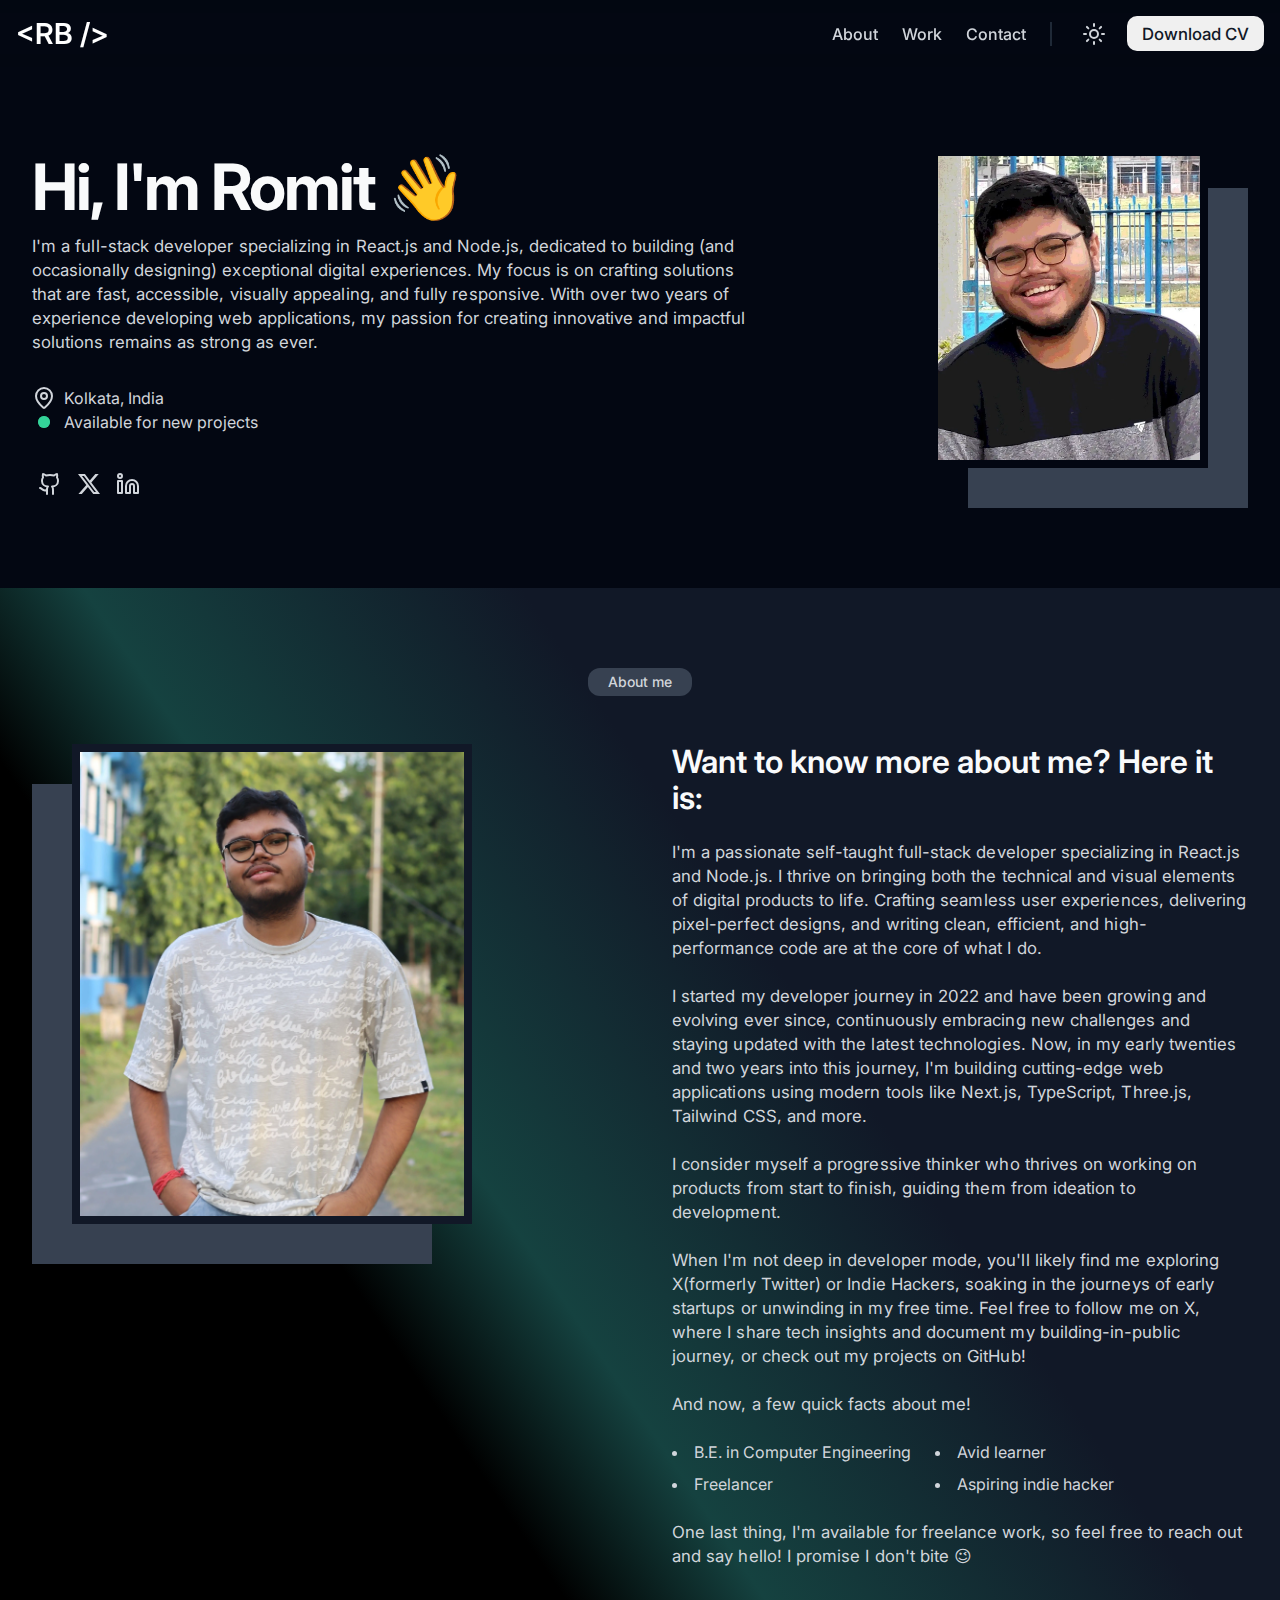
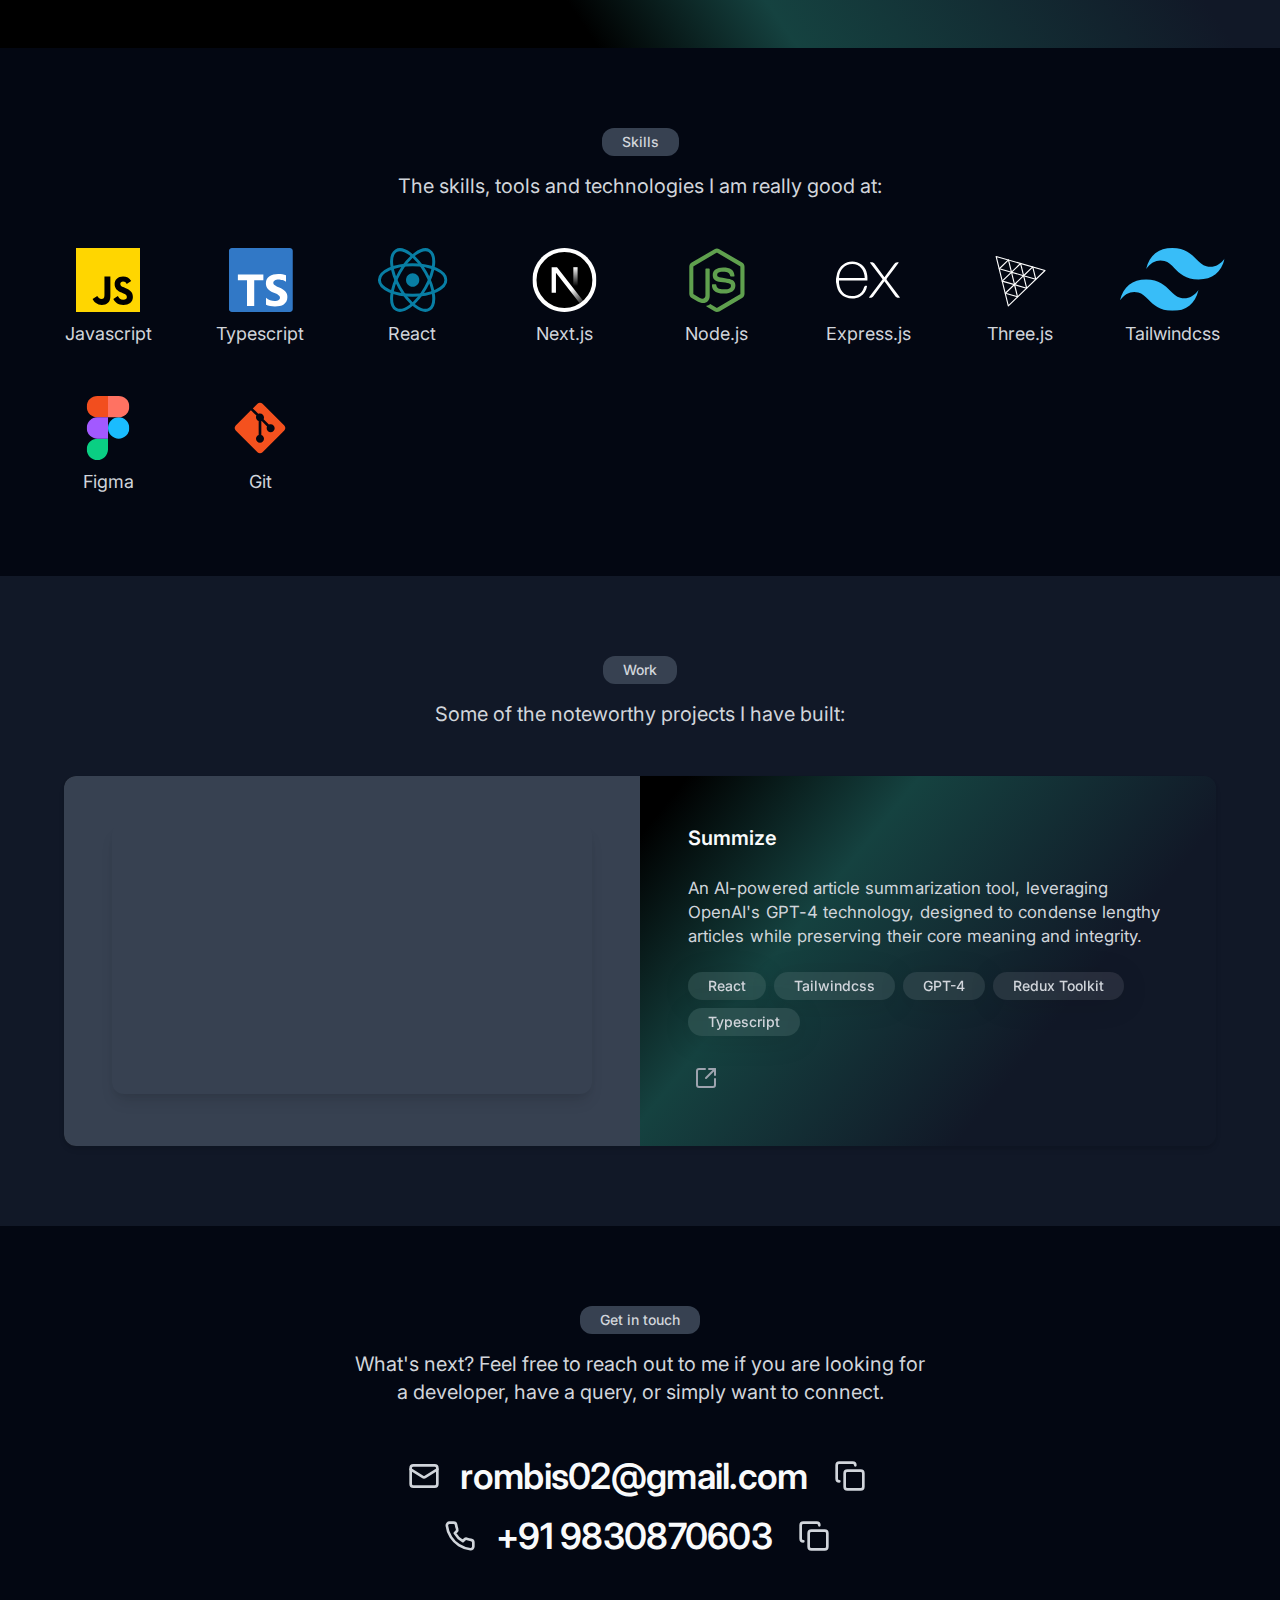
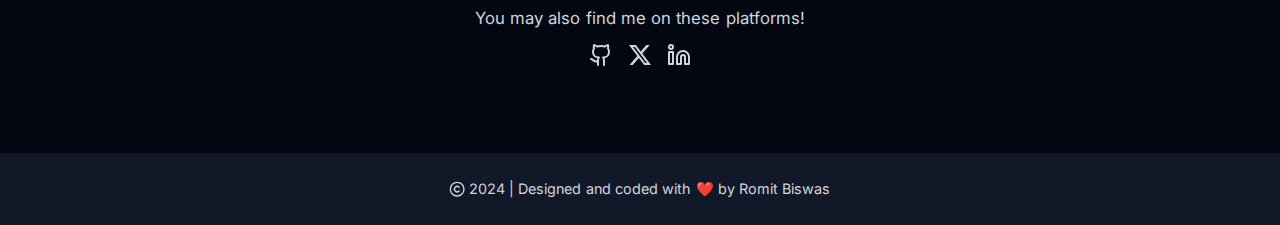
<file: index.html>
<!DOCTYPE html>
<html lang="en" class="dark">
  <head>
    <meta charset="UTF-8" />
    <meta name="viewport" content="width=device-width, initial-scale=1.0" />
    <title>Romit Biswas | Full Stack Developer From Kolkata, India.</title>
    <meta
      name="description"
      content="A software development engineer who specializes in full stack development (React.js & Node.js), from Kolkata, India."
    />
    <meta
      name="keywords"
      content="Frontend Developer, Full Stack Developer, React Developer, Next.js Developer"
    />
    <meta name="creator" content="Romit Biswas" />
    <meta
      name="theme-color"
      media="(prefers-color-scheme: light)"
      content="white"
    />
    <meta
      name="theme-color"
      media="(prefers-color-scheme: dark)"
      content="black"
    />
    <link rel="icon" type="image/webp" href="assets/favicon.webp" />
    <link rel="preconnect" href="https://fonts.googleapis.com" />
    <link rel="preconnect" href="https://fonts.gstatic.com" crossorigin />
    <link rel="stylesheet" href="style.css" />
    <script>
      const link = document.createElement("link");
      link.href =
        "https://fonts.googleapis.com/css2?family=Inter:ital,opsz,wght@0,14..32,100..900;1,14..32,100..900&display=swap";
      link.rel = "stylesheet";
      document.head.appendChild(link);
    </script>
    <script src="script.js" async></script>
    <meta
      name="google-site-verification"
      content="JC9F1Dql5RW4em5bH47Rd-u3zvw7MoQScchsEibrQI0"
    />
  </head>

  <body class="no_transition">
    <div id="transparent_layer"></div>
    <div id="menu_list" class="hide">
      <!-- menu contents go here -->
      <div id="menu_nav">
        <p id="menu_watermark" class="watermark">&ltRB /&gt</p>
        <button id="close_menu" class="btn_ptr">
          <div id="close_container" class="btn_ptr_container">
            <svg
              xmlns="http://www.w3.org/2000/svg"
              width="24"
              height="24"
              viewBox="0 0 24 24"
              fill="none"
              stroke="currentColor"
              stroke-width="2"
              stroke-linecap="round"
              stroke-linejoin="round"
              class="lucide lucide-x"
            >
              <path d="M18 6 6 18" />
              <path d="m6 6 12 12" />
            </svg>
          </div>
        </button>
      </div>
      <div id="menu">
        <ul id="menu_sub_container">
          <li>
            <a href="#about" class="menu_content glow para_text">About</a>
          </li>
          <li><a href="#work" class="menu_content glow para_text">Work</a></li>
          <!-- <li><a class="menu_content glow para_text">Testimonials</a></li> -->
          <li>
            <a href="#footer" class="menu_content glow para_text">Contact</a>
          </li>
        </ul>
      </div>
      <div id="menu_footer" class="para_text">
        <div id="theme">
          <p id="menu_footer_text">Switch Theme</p>
          <button id="menu_mode_toggle" class="btn_ptr">
            <div id="menu_toggle_container" class="btn_ptr_container">
              <svg
                xmlns="http://www.w3.org/2000/svg"
                width="24"
                height="24"
                viewBox="0 0 24 24"
                fill="none"
                stroke="currentColor"
                stroke-width="2"
                stroke-linecap="round"
                stroke-linejoin="round"
                class="lucide lucide-sun"
              >
                <circle cx="12" cy="12" r="4" />
                <path d="M12 2v2" />
                <path d="M12 20v2" />
                <path d="m4.93 4.93 1.41 1.41" />
                <path d="m17.66 17.66 1.41 1.41" />
                <path d="M2 12h2" />
                <path d="M20 12h2" />
                <path d="m6.34 17.66-1.41 1.41" />
                <path d="m19.07 4.93-1.41 1.41" />
              </svg>
              <svg
                xmlns="http://www.w3.org/2000/svg"
                width="24"
                height="24"
                viewBox="0 0 24 24"
                fill="none"
                stroke="currentColor"
                stroke-width="2"
                stroke-linecap="round"
                stroke-linejoin="round"
                class="lucide lucide-moon-star hide"
              >
                <path d="M12 3a6 6 0 0 0 9 9 9 9 0 1 1-9-9" />
                <path d="M20 3v4" />
                <path d="M22 5h-4" />
              </svg>
            </div>
          </button>
        </div>
        <button id="menu_download" class="download_button">Download CV</button>
      </div>
    </div>
    <content id="main">
      <header id="navbar" class="navbar_border">
        <p id="nav_watermark" class="watermark">&ltRB /&gt</p>
        <div id="nav_main_container">
          <div id="nav_content_container">
            <a href="#about" class="glow para_text">About</a>
            <a href="#work" class="glow para_text">Work</a>
            <!-- <a class="glow para_text">Testimonials</a> -->
            <a href="#footer" class="glow para_text">Contact</a>
          </div>
          <div id="seperator"></div>
          <div id="button_container">
            <button id="mode_toggle" class="btn_ptr">
              <div id="toggle_container" class="btn_ptr_container">
                <svg
                  xmlns="http://www.w3.org/2000/svg"
                  width="24"
                  height="24"
                  viewBox="0 0 24 24"
                  fill="none"
                  stroke="currentColor"
                  stroke-width="2"
                  stroke-linecap="round"
                  stroke-linejoin="round"
                  class="lucide lucide-sun"
                >
                  <circle cx="12" cy="12" r="4" />
                  <path d="M12 2v2" />
                  <path d="M12 20v2" />
                  <path d="m4.93 4.93 1.41 1.41" />
                  <path d="m17.66 17.66 1.41 1.41" />
                  <path d="M2 12h2" />
                  <path d="M20 12h2" />
                  <path d="m6.34 17.66-1.41 1.41" />
                  <path d="m19.07 4.93-1.41 1.41" />
                </svg>
                <svg
                  xmlns="http://www.w3.org/2000/svg"
                  width="24"
                  height="24"
                  viewBox="0 0 24 24"
                  fill="none"
                  stroke="currentColor"
                  stroke-width="2"
                  stroke-linecap="round"
                  stroke-linejoin="round"
                  class="lucide lucide-moon-star hide"
                >
                  <path d="M12 3a6 6 0 0 0 9 9 9 9 0 1 1-9-9" />
                  <path d="M20 3v4" />
                  <path d="M22 5h-4" />
                </svg>
              </div>
            </button>
            <button id="nav_download" class="download_button">
              Download CV
            </button>
          </div>
        </div>
        <button id="hamburger_menu" class="btn_ptr" onclick="openMenu()">
          <div id="menu_container" class="btn_ptr_container">
            <svg
              xmlns="http://www.w3.org/2000/svg"
              width="24"
              height="24"
              viewBox="0 0 24 24"
              fill="none"
              stroke="currentColor"
              stroke-width="2"
              stroke-linecap="round"
              stroke-linejoin="round"
              class="lucide lucide-menu"
            >
              <line x1="4" x2="20" y1="12" y2="12" />
              <line x1="4" x2="20" y1="6" y2="6" />
              <line x1="4" x2="20" y1="18" y2="18" />
            </svg>
          </div>
        </button>
      </header>
      <main>
        <section id="hero" class="section_dark">
          <div id="top_container" class="container">
            <div id="top_content" class="content">
              <div id="text">
                <div id="bio">
                  <div id="heading" class="header_text">
                    Hi, I'm Romit
                    <span id="wave_hand">👋</span>
                  </div>
                  <div class="paragraph para_text">
                    I&apos;m a full-stack developer specializing in React.js and
                    Node.js, dedicated to building (and occasionally designing)
                    exceptional digital experiences. My focus is on crafting
                    solutions that are fast, accessible, visually appealing, and
                    fully responsive. With over two years of experience
                    developing web applications, my passion for creating
                    innovative and impactful solutions remains as strong as
                    ever.
                  </div>
                </div>
                <div class="paragraph_container para_text">
                  <div class="para2">
                    <span id="location"
                      ><svg
                        xmlns="http://www.w3.org/2000/svg"
                        width="24"
                        height="24"
                        viewBox="0 0 24 24"
                        fill="none"
                        stroke="currentColor"
                        stroke-width="2"
                        stroke-linecap="round"
                        stroke-linejoin="round"
                        class="lucide lucide-map-pin"
                      >
                        <path
                          d="M20 10c0 4.993-5.539 10.193-7.399 11.799a1 1 0 0 1-1.202 0C9.539 20.193 4 14.993 4 10a8 8 0 0 1 16 0"
                        />
                        <circle cx="12" cy="10" r="3" /></svg
                    ></span>
                    <p>Kolkata, India</p>
                  </div>
                  <div class="para2">
                    <div id="online">
                      <span id="online_outer">
                        <span id="online_ping"></span>
                        <span id="online_inner"></span>
                      </span>
                    </div>
                    <p>Available for new projects</p>
                  </div>
                </div>
                <div id="socials">
                  <button id="github_button" class="btn_ptr">
                    <span id="github" class="btn_ptr_container">
                      <svg
                        xmlns="http://www.w3.org/2000/svg"
                        width="24"
                        height="24"
                        viewBox="0 0 24 24"
                        fill="none"
                        stroke="currentColor"
                        stroke-width="2"
                        stroke-linecap="round"
                        stroke-linejoin="round"
                        class="lucide lucide-github"
                      >
                        <path
                          d="M15 22v-4a4.8 4.8 0 0 0-1-3.5c3 0 6-2 6-5.5.08-1.25-.27-2.48-1-3.5.28-1.15.28-2.35 0-3.5 0 0-1 0-3 1.5-2.64-.5-5.36-.5-8 0C6 2 5 2 5 2c-.3 1.15-.3 2.35 0 3.5A5.403 5.403 0 0 0 4 9c0 3.5 3 5.5 6 5.5-.39.49-.68 1.05-.85 1.65-.17.6-.22 1.23-.15 1.85v4"
                        />
                        <path d="M9 18c-4.51 2-5-2-7-2" /></svg
                    ></span>
                  </button>
                  <button id="twitter_button" class="btn_ptr">
                    <span id="twitter" class="btn_ptr_container">
                      <svg
                        xmlns="http://www.w3.org/2000/svg"
                        width="22"
                        height="22"
                        shape-rendering="geometricPrecision"
                        text-rendering="geometricPrecision"
                        image-rendering="optimizeQuality"
                        fill-rule="evenodd"
                        clip-rule="evenodd"
                        fill="currentColor"
                        viewBox="0 0 512 462.799"
                      >
                        <path
                          fill-rule="nonzero"
                          d="M403.229 0h78.506L310.219 196.04 512 462.799H354.002L230.261 301.007 88.669 462.799h-78.56l183.455-209.683L0 0h161.999l111.856 147.88L403.229 0zm-27.556 415.805h43.505L138.363 44.527h-46.68l283.99 371.278z"
                        /></svg
                    ></span>
                  </button>
                  <button id="linkedin_button" class="btn_ptr">
                    <span id="linkedin" class="btn_ptr_container">
                      <svg
                        xmlns="http://www.w3.org/2000/svg"
                        width="24"
                        height="24"
                        viewBox="0 0 24 24"
                        fill="none"
                        stroke="currentColor"
                        stroke-width="2"
                        stroke-linecap="round"
                        stroke-linejoin="round"
                        class="lucide lucide-linkedin"
                      >
                        <path
                          d="M16 8a6 6 0 0 1 6 6v7h-4v-7a2 2 0 0 0-2-2 2 2 0 0 0-2 2v7h-4v-7a6 6 0 0 1 6-6z"
                        />
                        <rect width="4" height="12" x="2" y="9" />
                        <circle cx="4" cy="4" r="2" /></svg
                    ></span>
                  </button>
                </div>
              </div>
              <div id="image_container">
                <div id="image_content">
                  <img
                    id="nav_image"
                    alt="Headshot of Romit"
                    loading="lazy"
                    decoding="async"
                    src="assets/hero.webp"
                  />
                  <div id="nav_backdrop" class="backdrop"></div>
                </div>
              </div>
            </div>
          </div>
        </section>
        <section id="about" class="section_light gradients">
          <div id="about_container" class="container">
            <div class="tag">
              <div class="sticker_container sticker_color">
                <p class="sticker_text para_text">About me</p>
              </div>
            </div>
            <div id="about_content" class="content">
              <div id="about_image_container" class="extend">
                <div id="about_image_content">
                  <img
                    id="about_image"
                    alt="Fullpose of Romit"
                    loading="lazy"
                    decoding="async"
                    src="assets/about.webp"
                  />
                  <div id="about_backdrop" class="backdrop extend"></div>
                </div>
              </div>
              <div id="about_text_container" class="paragraph_container">
                <h3 id="about_text_heading" class="header_text">
                  Want to know more about me? Here it is:
                </h3>
                <p class="paragraph para_text">
                  I&apos;m a passionate self-taught full-stack developer
                  specializing in React.js and Node.js. I thrive on bringing
                  both the technical and visual elements of digital products to
                  life. Crafting seamless user experiences, delivering
                  pixel-perfect designs, and writing clean, efficient, and
                  high-performance code are at the core of what I do.
                </p>
                <p class="paragraph para_text">
                  I started my developer journey in 2022 and have been growing
                  and evolving ever since, continuously embracing new challenges
                  and staying updated with the latest technologies. Now, in my
                  early twenties and two years into this journey, I&apos;m
                  building cutting-edge web applications using modern tools like
                  Next.js, TypeScript, Three.js, Tailwind CSS, and more.
                </p>
                <p class="paragraph para_text">
                  I consider myself a progressive thinker who thrives on working
                  on products from start to finish, guiding them from ideation
                  to development.
                </p>
                <p class="paragraph para_text">
                  When I&apos;m not deep in developer mode, you&apos;ll likely
                  find me exploring X(formerly Twitter) or Indie Hackers,
                  soaking in the journeys of early startups or unwinding in my
                  free time. Feel free to follow me on X, where I share tech
                  insights and document my building-in-public journey, or check
                  out my projects on GitHub!
                </p>
                <p class="paragraph para_text">
                  And now, a few quick facts about me!
                </p>
                <div id="about_points">
                  <ul class="about_list_container">
                    <li class="about_points_content para_text">
                      B.E. in Computer Engineering
                    </li>
                    <li class="about_points_content para_text">Freelancer</li>
                  </ul>
                  <ul class="about_list_container">
                    <li class="about_points_content para_text">Avid learner</li>
                    <li class="about_points_content para_text">
                      Aspiring indie hacker
                    </li>
                  </ul>
                </div>
                <p class="paragraph para_text">
                  One last thing, I'm available for freelance work, so feel free
                  to reach out and say hello! I promise I don't bite 😉
                </p>
              </div>
            </div>
          </div>
        </section>
        <section id="skills" class="section_dark">
          <div id="skills_container" class="container">
            <div id="skills_header_content" class="header_content">
              <div class="tag">
                <div class="sticker_container sticker_color">
                  <p class="sticker_text para_text">Skills</p>
                </div>
              </div>
              <p id="footer_header_text" class="section_header_text para_text">
                The skills, tools and technologies I am really good at:
              </p>
            </div>
            <div id="skills_content" class="para_text">
              <div class="skill_item">
                <a
                  href="https://developer.mozilla.org/en-US/docs/Web/JavaScript"
                  target="_blank"
                  id="js"
                  class="skill_item_image size-64"
                >
                  <img
                    alt="Javascript"
                    loading="lazy"
                    decoding="async"
                    src="assets/icon-javascript.svg"
                  />
                </a>
                <p class="skill_item_text">Javascript</p>
              </div>
              <div class="skill_item">
                <a
                  href="https://www.typescriptlang.org/"
                  target="_blank"
                  id="ts"
                  class="skill_item_image size-65"
                >
                  <img
                    alt="Typescript"
                    loading="lazy"
                    decoding="async"
                    src="assets/icon-typescript.svg"
                  />
                </a>
                <p class="skill_item_text">Typescript</p>
              </div>
              <div class="skill_item">
                <a
                  href="https://react.dev/"
                  target="_blank"
                  id="react"
                  class="skill_item_image size-71"
                >
                  <img
                    alt="React"
                    loading="lazy"
                    decoding="async"
                    src="assets/icon-react.svg"
                  />
                </a>
                <p class="skill_item_text">React</p>
              </div>
              <div class="skill_item">
                <a
                  href="https://nextjs.org/"
                  target="_blank"
                  id="next"
                  class="skill_item_image size-65"
                >
                  <img
                    alt="Next.js"
                    loading="lazy"
                    decoding="async"
                    src="assets/icon-nextjs.svg"
                  />
                </a>
                <p class="skill_item_text">Next.js</p>
              </div>
              <div class="skill_item">
                <a
                  href="https://nodejs.org/en"
                  target="_blank"
                  id="node"
                  class="skill_item_image size-57"
                >
                  <img
                    alt="Node.js"
                    loading="lazy"
                    decoding="async"
                    src="assets/icon-nodejs.svg"
                  />
                </a>
                <p class="skill_item_text">Node.js</p>
              </div>
              <div class="skill_item">
                <a
                  href="https://expressjs.com/"
                  target="_blank"
                  id="express"
                  class="skill_item_image size-64"
                >
                  <img
                    alt="Express.js"
                    loading="lazy"
                    decoding="async"
                    src="assets/icon-express-light.svg"
                    id="express_img"
                  />
                </a>
                <p class="skill_item_text">Express.js</p>
              </div>
              <div class="skill_item">
                <a
                  href="https://threejs.org/"
                  target="_blank"
                  id="three"
                  class="skill_item_image size-64"
                >
                  <img
                    alt="Three.js"
                    loading="lazy"
                    decoding="async"
                    src="assets/icon-threejs-light.svg"
                    id="three_img"
                  />
                </a>
                <p class="skill_item_text">Three.js</p>
              </div>
              <div class="skill_item">
                <a
                  href="https://tailwindcss.com/"
                  target="_blank"
                  id="tailwind"
                  class="skill_item_image size-106"
                >
                  <img
                    alt="Tailwindcss"
                    loading="lazy"
                    decoding="async"
                    src="assets/icon-tailwindcss.svg"
                  />
                </a>
                <p class="skill_item_text">Tailwindcss</p>
              </div>
              <div class="skill_item">
                <a
                  href="https://www.figma.com/"
                  target="_blank"
                  id="figma"
                  class="skill_item_image size-44"
                >
                  <img
                    alt="Figma"
                    loading="lazy"
                    decoding="async"
                    src="assets/icon-figma.svg"
                  />
                </a>
                <p class="skill_item_text">Figma</p>
              </div>
              <div class="skill_item">
                <a
                  href="https://git-scm.com/"
                  target="_blank"
                  id="git"
                  class="skill_item_image size-64"
                >
                  <img
                    alt="git"
                    loading="lazy"
                    decoding="async"
                    src="assets/icon-git.svg"
                  />
                </a>
                <p class="skill_item_text">Git</p>
              </div>
            </div>
          </div>
        </section>
        <section id="work" class="section_light color_light">
          <div id="work_container" class="container">
            <div id="work_header_content" class="header_content">
              <div class="tag">
                <div class="sticker_container sticker_color">
                  <p class="sticker_text para_text">Work</p>
                </div>
              </div>
              <p id="footer_header_text" class="section_header_text para_text">
                Some of the noteworthy projects I have built:
              </p>
            </div>
            <div id="work_content" class="work_tiles">
              <div id="sumz_img_container" class="work_img_container">
                <a target="_blank" href="https://summizai.netlify.app/">
                  <img
                    id="sumz_img"
                    alt="Preview of Summize Website"
                    class="work_img"
                    decoding="async"
                    loading="lazy"
                    src="assets/sumz.webp"
                  />
                </a>
              </div>
              <div id="sumz_txt_container" class="work_txt_container">
                <p id="sumz_header" class="work_tile_header header_text">
                  Summize
                </p>
                <p class="paragraph para_text">
                  An AI-powered article summarization tool, leveraging OpenAI's
                  GPT-4 technology, designed to condense lengthy articles while
                  preserving their core meaning and integrity.
                </p>
                <div class="work_tile_sticker_container">
                  <div class="tag">
                    <div class="sticker_container glassmorphism">
                      <p class="sticker_text para_text">React</p>
                    </div>
                  </div>
                  <div class="tag">
                    <div class="sticker_container glassmorphism">
                      <p class="sticker_text para_text">Tailwindcss</p>
                    </div>
                  </div>
                  <div class="tag">
                    <div class="sticker_container glassmorphism">
                      <p class="sticker_text para_text">GPT-4</p>
                    </div>
                  </div>
                  <div class="tag">
                    <div class="sticker_container glassmorphism">
                      <p class="sticker_text para_text">Redux Toolkit</p>
                    </div>
                  </div>
                  <div class="tag">
                    <div class="sticker_container glassmorphism">
                      <p class="sticker_text para_text">Typescript</p>
                    </div>
                  </div>
                </div>
                <a
                  target="_blank"
                  href="https://summizai.netlify.app/"
                  class="work_external_link"
                >
                  <svg
                    xmlns="http://www.w3.org/2000/svg"
                    width="24"
                    height="24"
                    viewBox="0 0 24 24"
                    fill="none"
                    stroke="currentColor"
                    stroke-width="2"
                    stroke-linecap="round"
                    stroke-linejoin="round"
                    class="lucide lucide-square-arrow-out-up-right"
                  >
                    <path
                      d="M21 13v6a2 2 0 0 1-2 2H5a2 2 0 0 1-2-2V5a2 2 0 0 1 2-2h6"
                    />
                    <path d="m21 3-9 9" />
                    <path d="M15 3h6v6" />
                  </svg>
                </a>
              </div>
            </div>
          </div>
        </section>
      </main>
      <footer>
        <section id="footer" class="section_dark">
          <div id="footer_container" class="container">
            <div id="footer_header_content" class="header_content">
              <div class="tag">
                <div class="sticker_container sticker_color">
                  <p class="sticker_text para_text">Get in touch</p>
                </div>
              </div>
              <p id="footer_header_text" class="section_header_text para_text">
                What's next? Feel free to reach out to me if you are looking for
                a developer, have a query, or simply want to connect.
              </p>
            </div>
            <div id="footer_content">
              <div class="contacts">
                <div class="contact_text_container btn_ptr_container">
                  <svg
                    xmlns="http://www.w3.org/2000/svg"
                    width="24"
                    height="24"
                    viewBox="0 0 24 24"
                    fill="none"
                    stroke="currentColor"
                    stroke-width="2"
                    stroke-linecap="round"
                    stroke-linejoin="round"
                    class="lucide lucide-mail"
                  >
                    <rect width="20" height="16" x="2" y="4" rx="2" />
                    <path d="m22 7-8.97 5.7a1.94 1.94 0 0 1-2.06 0L2 7" />
                  </svg>
                  <h2 id="email" class="contact_text header_text">
                    rombis02@gmail.com
                  </h2>
                  <button class="copy_button btn_ptr" onclick="cpy_email()">
                    <svg
                      class="shrink_SVG btn_ptr_container"
                      xmlns="http://www.w3.org/2000/svg"
                      viewBox="0 0 24 24"
                      fill="none"
                      stroke="currentColor"
                      stroke-width="2"
                      stroke-linecap="round"
                      stroke-linejoin="round"
                      class="lucide lucide-copy"
                    >
                      <rect width="14" height="14" x="8" y="8" rx="2" ry="2" />
                      <path
                        d="M4 16c-1.1 0-2-.9-2-2V4c0-1.1.9-2 2-2h10c1.1 0 2 .9 2 2"
                      />
                    </svg>
                  </button>
                </div>
                <div class="contact_text_container btn_ptr_container">
                  <svg
                    xmlns="http://www.w3.org/2000/svg"
                    width="32"
                    height="32"
                    viewBox="0 0 24 24"
                    fill="none"
                    stroke="currentColor"
                    stroke-width="2"
                    stroke-linecap="round"
                    stroke-linejoin="round"
                    class="lucide lucide-phone"
                  >
                    <path
                      d="M22 16.92v3a2 2 0 0 1-2.18 2 19.79 19.79 0 0 1-8.63-3.07 19.5 19.5 0 0 1-6-6 19.79 19.79 0 0 1-3.07-8.67A2 2 0 0 1 4.11 2h3a2 2 0 0 1 2 1.72 12.84 12.84 0 0 0 .7 2.81 2 2 0 0 1-.45 2.11L8.09 9.91a16 16 0 0 0 6 6l1.27-1.27a2 2 0 0 1 2.11-.45 12.84 12.84 0 0 0 2.81.7A2 2 0 0 1 22 16.92z"
                    />
                  </svg>
                  <h2 id="number" class="contact_text header_text">
                    +91 9830870603
                  </h2>
                  <button class="copy_button btn_ptr" onclick="cpy_num()">
                    <svg
                      class="shrink_SVG btn_ptr_container"
                      xmlns="http://www.w3.org/2000/svg"
                      viewBox="0 0 24 24"
                      fill="none"
                      stroke="currentColor"
                      stroke-width="2"
                      stroke-linecap="round"
                      stroke-linejoin="round"
                      class="lucide lucide-copy"
                    >
                      <rect width="14" height="14" x="8" y="8" rx="2" ry="2" />
                      <path
                        d="M4 16c-1.1 0-2-.9-2-2V4c0-1.1.9-2 2-2h10c1.1 0 2 .9 2 2"
                      />
                    </svg>
                  </button>
                </div>
              </div>
              <div id="footer_reachout">
                <p class="paragraph para_text">
                  You may also find me on these platforms!
                </p>
                <div>
                  <div id="socials">
                    <button id="github_footer_button" class="btn_ptr">
                      <span id="github_footer" class="btn_ptr_container">
                        <svg
                          xmlns="http://www.w3.org/2000/svg"
                          width="24"
                          height="24"
                          viewBox="0 0 24 24"
                          fill="none"
                          stroke="currentColor"
                          stroke-width="2"
                          stroke-linecap="round"
                          stroke-linejoin="round"
                          class="lucide lucide-github"
                        >
                          <path
                            d="M15 22v-4a4.8 4.8 0 0 0-1-3.5c3 0 6-2 6-5.5.08-1.25-.27-2.48-1-3.5.28-1.15.28-2.35 0-3.5 0 0-1 0-3 1.5-2.64-.5-5.36-.5-8 0C6 2 5 2 5 2c-.3 1.15-.3 2.35 0 3.5A5.403 5.403 0 0 0 4 9c0 3.5 3 5.5 6 5.5-.39.49-.68 1.05-.85 1.65-.17.6-.22 1.23-.15 1.85v4"
                          />
                          <path d="M9 18c-4.51 2-5-2-7-2" /></svg
                      ></span>
                    </button>
                    <button id="twitter_footer_button" class="btn_ptr">
                      <span id="twitter_footer" class="btn_ptr_container">
                        <svg
                          xmlns="http://www.w3.org/2000/svg"
                          width="22"
                          height="22"
                          shape-rendering="geometricPrecision"
                          text-rendering="geometricPrecision"
                          image-rendering="optimizeQuality"
                          fill-rule="evenodd"
                          clip-rule="evenodd"
                          fill="currentColor"
                          viewBox="0 0 512 462.799"
                        >
                          <path
                            fill-rule="nonzero"
                            d="M403.229 0h78.506L310.219 196.04 512 462.799H354.002L230.261 301.007 88.669 462.799h-78.56l183.455-209.683L0 0h161.999l111.856 147.88L403.229 0zm-27.556 415.805h43.505L138.363 44.527h-46.68l283.99 371.278z"
                          /></svg
                      ></span>
                    </button>
                    <button id="linkedin_footer_button" class="btn_ptr">
                      <span id="linkedin_footer" class="btn_ptr_container">
                        <svg
                          xmlns="http://www.w3.org/2000/svg"
                          width="24"
                          height="24"
                          viewBox="0 0 24 24"
                          fill="none"
                          stroke="currentColor"
                          stroke-width="2"
                          stroke-linecap="round"
                          stroke-linejoin="round"
                          class="lucide lucide-linkedin"
                        >
                          <path
                            d="M16 8a6 6 0 0 1 6 6v7h-4v-7a2 2 0 0 0-2-2 2 2 0 0 0-2 2v7h-4v-7a6 6 0 0 1 6-6z"
                          />
                          <rect width="4" height="12" x="2" y="9" />
                          <circle cx="4" cy="4" r="2" />
                        </svg>
                      </span>
                    </button>
                  </div>
                </div>
              </div>
            </div>
          </div>
        </section>
        <section id="copyright" class="section_light_narrow">
          <div id="copyright_content">
            <div id="copyright_text_container">
              <svg
                xmlns="http://www.w3.org/2000/svg"
                width="24"
                height="24"
                viewBox="0 0 24 24"
                fill="none"
                stroke="currentColor"
                stroke-width="2"
                stroke-linecap="round"
                stroke-linejoin="round"
                class="lucide lucide-copyright"
              >
                <circle cx="12" cy="12" r="10" />
                <path d="M14.83 14.83a4 4 0 1 1 0-5.66" />
              </svg>
              <p id="copyright_text" class="paragraph_small para_text">
                2024 | Designed and coded with ❤️️ by Romit Biswas
              </p>
            </div>
          </div>
        </section>
      </footer>
    </content>
  </body>
</html>
</file>
<file: style.css>
* {
  font-family: "Inter", ui-sans-serif, system-ui, -apple-system,
    BlinkMacSystemFont, Segoe UI, Roboto, Helvetica Neue, Arial, Noto Sans,
    sans-serif, Apple Color Emoji, Segoe UI Emoji, Segoe UI Symbol,
    Noto Color Emoji;
  margin: 0px;
}

/* color classes */
.gradients {
  background: var(--grads);
}

html {
  scroll-behavior: smooth;
}

.dark {
  color-scheme: dark;
  --bg-body: #030712;
  --text: #f9fafb;
  --grey-50: #d1d5db;
  --grey-20: #d1d5db;
  --grey-100: #1f2937;
  --grey-70: #374151;
  --bg-download: #f0f0f0;
  --grey-3: linear-gradient(
    129deg,
    rgba(0, 0, 0, 1) 43%,
    rgba(21, 66, 64, 1) 59%,
    rgba(17, 24, 39, 1) 82%
  );
  --grey-2: #010d24;
  --grey-1: #9da3ae;
  --download-text: #111827;
  --sun-moon: #ffffff;
  --grey-50-inv: #d1d5db;
  --section-l: #111827;
  --grads: linear-gradient(
    56deg,
    rgba(0, 0, 0, 1) 30%,
    rgba(21, 66, 64, 1) 40%,
    rgba(17, 24, 39, 1) 62%
  );
  --bg-faded: #03071266;
}

.light {
  color-scheme: light;
  --bg-body: #ffffff;
  --text: #111827;
  --grey-50: #4b5563;
  --grey-20: #111827cc;
  --grey-100: #f3f4f6;
  --grey-70: #e5e7eb;
  --bg-download: #111827;
  --grey-3: #f6f6f8;
  --grey-2: #e5e7eb62;
  --grey-1: #6c727f;
  --download-text: #f0f0f0;
  --sun-moon: #111827;
  --grey-50-inv: #4b5563;
  --section-l: #f9fafb;
  --grads: #f9fafb;
  --bg-faded: #ffffff66;
}

.header_text {
  color: var(--text);
}

.para_text {
  color: var(--grey-50);
}

body {
  background: var(--bg-body);
}

.no_transition {
  transition: none;
}

.transition {
  transition: background 150ms ease-in-out, color 500ms ease-in-out;
}

.show_layer {
  position: fixed;
  z-index: 70;
  height: 100%;
  width: 100%;
  backdrop-filter: blur(5px);
  background: rgba(87, 90, 105, 0.2);
}

.menu_bg {
  background-color: var(--bg-body);
}

/* utility hiding class */
.hide {
  display: none;
}

/* utility scroll hihding class */
.noScroll {
  overflow: hidden;
}

/* utility glow class */
.glow {
  text-decoration: none;
  transition-property: all;
  transition-timing-function: cubic-bezier(0.4, 0, 0.2, 1);
  transition-duration: 0.15s;
}

.glow:hover {
  cursor: pointer;
  color: var(--text);
}

.btn_ptr_container {
  display: flex;
  justify-content: center;
  align-items: center;
  color: var(--grey-50-inv);
  min-height: 1.5rem;
  min-width: 1.5rem;
  background-size: cover;
}

.focus {
  display: flex;
  position: fixed;
  top: 0;
  right: 0;
  height: 100%;
  width: 20rem !important;
  z-index: 100;
  animation: slidein 0.3s ease;
  flex-direction: column;
  flex-wrap: nowrap;
  overflow-x: hidden;
}

@keyframes slidein {
  0% {
    right: -20rem;
  }

  100% {
    right: 0;
  }
}

.defocus {
  display: flex;
  position: fixed;
  z-index: 100;
  top: 0;
  right: 0;
  height: 100%;
  animation: slideout 0.2s linear forwards;
  flex-wrap: wrap;
  flex-direction: column;
}

@keyframes slideout {
  0% {
    right: 0;
  }

  100% {
    right: -20rem;
    opacity: 0;
  }
}

#menu_nav {
  display: flex;
  justify-content: space-between;
  align-items: center;
  padding: 1rem;
  border-bottom: 1px solid var(--grey-100);
}

#menu {
  padding: 1rem;
  border-bottom: 1px solid var(--grey-100);
}

.menu_content {
  font-weight: 500;
  font-size: 1rem;
}

.watermark {
  font-size: 1.5rem;
  font-weight: 600;
}

@media only screen and (min-width: 769px) {
  #nav_watermark {
    font-size: 1.8rem;
  }
}

#menu_sub_container {
  display: flex;
  flex-direction: column;
  gap: 1rem;
  list-style-type: none;
  padding: 0;
}

#menu_footer {
  height: 5.5rem;
  width: 18rem;
  padding: 1rem;
  display: flex;
  flex-direction: column;
  justify-content: space-between;
  gap: 1rem;
}

#theme {
  width: 18rem;
  height: 2.25rem;
  display: flex;
  align-items: center;
  justify-content: space-between;
  flex-shrink: 0;
  font-weight: 400;
  font-size: 1.05rem;
}

#menu_footer_text {
  padding-left: 5px;
  padding-right: 5px;
  margin: 0;
  width: 7.125rem;
}

#menu_download {
  display: flex;
  justify-content: center;
  align-items: center;
  width: 18rem;
  height: 2.25rem;
  flex-shrink: 0;
  border: none;
  border-radius: 0.625rem;
  font-weight: 500;
  font-size: 1.05rem;
}

#navbar {
  position: sticky;
  top: 0;
  z-index: 50;
  width: 100%;
  padding: 1rem 1rem;
  box-sizing: border-box;
  display: flex;
  justify-content: space-between;
  align-items: center;
  gap: 1.5rem;
  font-weight: 500;
  font-size: 1rem;
  background-color: var(--bg-faded);
  backdrop-filter: blur(25px);
}

.navbar_border {
  border-bottom: 0.0625rem solid var(--bg-body);
}

.navbar_border_scroll {
  border-bottom: 0.0625rem solid var(--grey-100);
}

@keyframes typing_withoutFade {
  from {
    width: 0;
  }
}

@keyframes typing {
  from {
    width: 0;
  }

  99% {
    border-color: currentColor;
  }

  100% {
    border-color: transparent;
  }
}

@keyframes blink {
  50% {
    border-color: transparent;
  }
}

#nav_main_container {
  display: none;
}

#nav_content_container {
  display: flex;
  flex-direction: row;
  flex-wrap: nowrap;
  gap: 1.5rem;
}

#button_container {
  display: flex;
  flex-direction: row;
  flex-wrap: nowrap;
  gap: 1rem;
}

#seperator {
  height: 1.5rem;
  width: 0.125rem;
  background-color: var(--grey-100);
}

.btn_ptr {
  height: 2.1875rem;
  width: 2.1875rem;
  padding: 0.75rem;
  border-radius: 0.3125rem;
  display: flex;
  justify-content: center;
  align-items: center;
  background: transparent;
  border: none;
}

.btn_ptr:hover {
  cursor: pointer;
  background-color: var(--grey-100);
  transition: 0.3s ease;
}

.btn_ptr:active {
  background-color: var(--grey-70);
}

.btn_ptr:hover .btn_ptr_container {
  color: var(--sun-moon);
  transition: 0.3s ease;
}

#nav_download {
  display: flex;
  justify-content: center;
  align-items: center;
  flex-shrink: 0;
  border: none;
  border-radius: 0.625rem;
  font-size: medium;
  padding-left: 15px;
  padding-right: 15px;
  font-weight: 500;
  font-size: 1.05rem;
}

.download_button {
  background-color: var(--bg-download);
  color: var(--download-text);
}

.download_button:hover {
  cursor: pointer;
  background-color: var(--grey-20);
  transition: 0.3s;
}

.section_dark {
  padding-top: 5rem;
  padding-bottom: 5rem;
  width: 100%;
}

.container {
  margin-left: auto;
  margin-right: auto;
  display: flex;
  width: 100%;
  max-width: 80rem;
  flex-direction: column;
  gap: 3rem;
  padding-left: 2rem;
  padding-right: 2rem;
  box-sizing: border-box;
  justify-content: center;
}

.content {
  display: flex;
  width: 100%;
  flex-direction: row;
  justify-content: space-between;
  gap: 3rem;
}

#text {
  max-width: 45em;
  order: 1;
  display: flex;
  flex-direction: column;
  gap: 2rem;
}

#bio {
  height: auto;
  width: 100%;
  display: flex;
  flex-direction: column;
  gap: 0.5rem;
}

#heading {
  font-size: 3rem;
  font-weight: 700;
  letter-spacing: -2px;
}

#wave_hand {
  display: inline-block;
  animation: waving 2s linear 0s 3;
}

@keyframes waving {
  0% {
    transform: rotate(0deg);
  }

  10% {
    transform: rotate(14deg);
  }

  20% {
    transform: rotate(-8deg);
  }

  30% {
    transform: rotate(14deg);
  }

  40% {
    transform: rotate(-4deg);
  }

  50% {
    transform: rotate(10deg);
  }

  60% {
    transform: rotate(0deg);
  }

  100% {
    transform: rotate(0deg);
  }
}

.paragraph {
  font-size: 1.05rem;
  line-height: 1.5rem;
  gap: 0.5rem;
  letter-spacing: 0.06px;
}

.paragraph_container {
  display: flex;
  flex-direction: column;
}

#location {
  height: 1.5rem;
  width: 1.5rem;
  background-size: cover;
}

#online {
  display: flex;
  justify-content: center;
  align-items: center;
  width: 1.5rem;
  height: 1.5rem;
}

#online_outer {
  display: flex;
  position: relative;
  width: 0.75rem;
  height: 0.75rem;
}

#online_ping {
  background-color: #34d399;
  display: inline-flex;
  position: absolute;
  border-radius: 9999px;
  width: 100%;
  height: 100%;
  animation: ping 1s cubic-bezier(0, 0, 0.2, 1) infinite;
  opacity: 0.75;
}

@keyframes ping {
  75%,
  100% {
    transform: scale(2);
    opacity: 0;
  }
}

#online_inner {
  display: inline-flex;
  position: relative;
  border-radius: 9999px;
  width: 0.75rem;
  height: 0.75rem;
  background-color: #34d399;
}

.para2 {
  display: flex;
  gap: 0.5rem;
  align-items: center;
}

#socials {
  display: flex;
  gap: 0.25rem;
}

#image_container {
  display: flex;
  justify-content: end;
}

#image_content {
  position: relative;
  height: 360px;
  width: 320px;
}

#nav_image {
  position: absolute;
  z-index: 10;
  top: 0;
  left: 0;
  height: 304px;
  width: 264px;
  object-fit: cover;
  object-position: -8%;
  border: 8px solid var(--bg-body);
}

#nav_backdrop {
  position: absolute;
  border: 8px solid transparent;
  bottom: 0;
  right: 0;
  height: 304px;
  width: 264px;
}

.backdrop {
  background-color: var(--grey-70);
}

@media only screen and (min-width: 80rem) {
  #image_container {
    margin: none;
  }
}

@media only screen and (min-width: 769px) {
  #text {
    order: 0;
  }

  #hamburger_menu {
    display: none;
  }

  #nav_main_container {
    display: flex;
    flex-direction: row;
    flex-wrap: nowrap;
    gap: 1.5rem;
    align-items: center;
  }

  #top_content {
    justify-content: space-between;
  }
}

@media only screen and (min-width: 64rem) {
  #heading {
    font-size: 4rem;
  }
}

.section_light {
  width: 100%;
  padding-top: 5rem;
  padding-bottom: 5rem;
}

.color_light {
  background-color: var(--section-l);
}

.tag {
  align-self: center;
}

.sticker_container {
  display: flex;
  align-items: center;
  justify-content: center;
  border-radius: 0.75rem;
  padding: 0.25rem 1.25rem;
}

.sticker_color {
  background-color: var(--grey-70);
}

.sticker_text {
  font-size: 0.875rem;
  line-height: 1.25rem;
  font-weight: 500;
  font-size: 0.875rem;
}

#about_image_container {
  display: flex;
  justify-content: end;
  order: 0;
}

#about_image_content {
  position: relative;
  height: 460px;
  width: 380px;
}

#about_image {
  position: absolute;
  z-index: 10;
  top: 0;
  right: 0;
  height: 404px;
  width: 324px;
  object-fit: cover;
  border: 8px solid var(--section-l);
}

#about_backdrop {
  position: absolute;
  border: 8px solid transparent;
  bottom: 0;
  left: 0;
  height: 404px;
  width: 324px;
}

@media only screen and (min-width: 1025px) {
  #about_image_content {
    height: 520px;
    width: 440px;
  }

  #about_image,
  #about_backdrop {
    height: 464px;
    width: 384px;
  }
}

#about_text_container {
  display: flex;
  flex-direction: column;
  gap: 1.5rem;
  max-width: 36rem;
  min-width: 0;
}

#about_text_heading {
  font-size: 1.875rem;
  line-height: 2.25rem;
  font-weight: 600;
  font-size: 2rem;
}

#about_points {
  display: flex;
  flex-direction: row;
  gap: 1.5rem;
}

.about_list_container {
  display: flex;
  flex-direction: column;
  gap: 0.5rem;
  list-style-type: disc;
  list-style-position: inside;
  padding: 0;
}

.about_points_content {
  font-size: 1rem;
  line-height: 1.5rem;
}

.header_content {
  display: flex;
  flex-direction: column;
  align-items: center;
  gap: 1rem;
}

.section_header_text {
  font-size: 1.25rem;
  line-height: 1.75rem;
  max-width: 36rem;
  text-align: center;
}

#skills_content {
  display: grid;
  grid-template-columns: repeat(8, minmax(0, 1fr));
  row-gap: 3rem;
  overflow-x: clip;
}

@media only screen and (min-width: 1700px) {
  #skills_content {
    overflow-x: visible;
  }
}

.skill_item {
  display: flex;
  flex-direction: column;
  align-items: center;
  gap: 0.5rem;
}

.skill_item_text {
  font-size: 1.125rem;
  line-height: 1.75rem;
}

.skill_item_image {
  height: 64px;
  transition-property: transform;
  transition-timing-function: cubic-bezier(0.4, 0, 0.2, 1);
  transition-duration: 300ms;
  color: transparent;
}

.size-64 {
  width: 64px;
}

.size-65 {
  width: 65px;
}

.size-57 {
  width: 57px;
}

.size-106 {
  width: 106px;
}

.size-44 {
  width: 44px;
}

.size-71 {
  width: 71px;
}

@media only screen and (min-width: 769px) {
  .skill_item_image:hover {
    transform: scale(1.1);
  }
}

@media only screen and (max-width: 768px) {
  .navbar_border {
    border-bottom: 0.0625rem solid var(--grey-100);
  }

  .section_light {
    padding-top: 4rem;
    padding-bottom: 4rem;
  }

  .container {
    gap: 1.5rem;
    padding-left: 1rem;
    padding-right: 1rem;
  }

  .content {
    flex-direction: column;
  }

  #about_image_container {
    justify-content: center;
  }

  #about_image_content {
    height: 380px;
    width: 320px;
    display: flex;
    justify-content: center;
  }

  #about_image {
    position: relative;
    height: 360px;
    width: 280px;
    box-sizing: border-box;
    background-position: 25%;
  }

  #about_backdrop {
    height: 360px;
    width: 320px;
    box-sizing: border-box;
  }

  #image_container {
    justify-content: center;
  }

  #image_content {
    height: 300px;
    width: 280px;
    display: flex;
    justify-content: center;
  }

  #nav_image {
    position: relative;
    height: 280px;
    width: 240px;
    box-sizing: border-box;
    background-position: 25%;
  }

  #nav_backdrop {
    height: 280px;
    width: 280px;
    box-sizing: border-box;
  }

  #about_text_heading {
    font-size: 1.5rem;
    line-height: 2rem;
  }

  #about_points {
    flex-direction: column;
    gap: 0.5rem;
  }

  .section_dark {
    padding-top: 4rem;
    padding-bottom: 4rem;
  }

  #footer_container {
    gap: 1.5rem;
    padding-left: 1rem;
    padding-right: 1rem;
  }

  .section_header_text {
    font-size: 1.125rem;
    line-height: 1.75rem;
  }

  #skills_content {
    grid-template-columns: repeat(3, minmax(0, 1fr));
    row-gap: 1rem;
  }

  .skill_item_text {
    font-size: 1rem;
    line-height: 1.5rem;
  }
}

@media only screen and (max-width: 1024px) and (min-width: 769px) {
  #skills_content {
    grid-template-columns: repeat(6, minmax(0, 1fr));
    row-gap: 2rem;
  }
}

@media only screen and (max-width: 319px) {
  #image_content {
    width: 250px;
    height: 225px;
  }

  #nav_image {
    width: 200px;
    height: 200px;
  }

  #nav_backdrop {
    width: 200px;
    height: 200px;
  }

  #about_image_content {
    width: 250px;
    height: 225px;
  }

  #about_image {
    width: 200px;
    height: 200px;
  }

  #about_backdrop {
    width: 200px;
    height: 200px;
  }
}

@media only screen and (max-width: 349px) and (min-width: 320px) {
  #about_image_content {
    width: 280px;
  }

  #about_backdrop {
    width: 280px;
  }

  #about_image {
    width: 240px;
  }
}

@media only screen and (max-width: 320px) {
  .focus {
    width: 18rem !important;
  }

  .defocus {
    width: 18rem;
  }

  #theme,
  #menu_download {
    width: 16rem;
  }
}

#footer_content {
  display: flex;
  flex-direction: column;
  align-items: center;
  gap: 1.5rem;
}

.contacts {
  display: flex;
  flex-direction: column;
  align-items: center;
}

.contact_text_container {
  display: flex;
  align-items: center;
  gap: 1rem;
}

.lucide-mail {
  height: 1.5rem;
  width: 1.5rem;
}

.lucide-phone {
  height: 1.5rem;
  width: 1.5rem;
}

.contact_text {
  font-size: 1.125rem;
  line-height: 1.75rem;
  font-weight: 600;
  letter-spacing: -0.02em;
}

.copy_button {
  position: relative;
  display: flex;
  justify-content: center;
  align-items: center;
  border: none;
  background: transparent;
  height: 2.25;
  width: 2.25;
  padding: 0.375rem;
}

.shrink_SVG {
  height: 1.5rem;
  width: 1.5rem;
}

@media only screen and (min-width: 769px) {
  #footer_content {
    gap: 3rem;
  }

  .contacts {
    gap: 1rem;
  }

  .lucide-mail {
    height: 2rem;
    width: 2rem;
  }

  .lucide-phone {
    height: 2rem;
    width: 2rem;
  }

  .contact_text_container {
    gap: 1.25rem;
  }

  .contact_text {
    font-size: 2.25rem;
    line-height: 2.5rem;
  }

  .copy_button {
    height: 2.75rem;
    width: 2.75rem;
  }

  .shrink_SVG {
    height: 2rem;
    width: 2rem;
  }
}

#footer_reachout {
  display: flex;
  flex-direction: column;
  align-items: center;
  gap: 0.5rem;
}

.section_light_narrow {
  width: 100%;
  background-color: var(--section-l);
  padding: 1.5rem;
  box-sizing: border-box;
}

#copyright_content {
  display: flex;
  flex-direction: row;
  justify-content: center;
  align-items: baseline;
  gap: 0.25rem;
}

.paragraph_small {
  font-size: 0.9rem;
  line-height: 1.5rem;
  gap: 0.5rem;
  letter-spacing: 0.06px;
}

.work_tiles {
  border-radius: 0.75rem;
  box-shadow: 0 4px 6px -1px rgba(0, 0, 0, 0.1),
    0 2px 4px -1px rgba(0, 0, 0, 0.06);
  margin-left: auto;
  margin-right: auto;
  display: flex;
  width: 100%;
  max-width: 72rem;
  flex-direction: row;
  background: var(--grey-3);
}

@media only screen and (max-width: 768px) {
  .work_tiles {
    flex-direction: column;
  }
}

.work_img_container {
  display: flex;
  align-items: center;
  justify-content: center;
  border-color: #f3f4f6;
  padding: 2rem;
  border-top-left-radius: 0.75rem;
  border-top-right-radius: 0.75rem;
  background-color: var(--grey-70);
}

@media only screen and (min-width: 769px) {
  .work_img_container {
    width: 50%;
    border-top-left-radius: 0.75rem;
    border-bottom-left-radius: 0.75rem;
    border-top-right-radius: 0;
    border-right-width: 1px;
  }
}

@media only screen and (min-width: 1025px) {
  .work_img_container {
    padding: 3rem;
  }
}

.work_img {
  border-radius: 0.75rem;
  box-shadow: 0 10px 15px -3px rgba(0, 0, 0, 0.1),
    0 4px 6px -2px rgba(0, 0, 0, 0.05);
  transition-property: transform;
  transition-timing-function: cubic-bezier(0.4, 0, 0.2, 1);
  transition-duration: 500ms;
  color: transparent;
  object-fit: cover;
}

@media only screen and (min-width: 769px) {
  .work_img:hover {
    transform: scale(1.05);
  }
}

#sumz_img {
  height: 100%;
  width: 100%;
}

.work_txt_container {
  display: flex;
  flex-direction: column;
  gap: 1.5rem;
  padding: 2rem;
}

@media only screen and (min-width: 769px) {
  .work_txt_container {
    width: 50%;
  }
}

@media only screen and (min-width: 1025px) {
  .work_txt_container {
    padding: 3rem;
  }
}

.work_tile_header {
  font-size: 1.125rem;
  line-height: 1.75rem;
  font-weight: 600;
}

@media only screen and (min-width: 1025px) {
  .work_tile_header {
    font-size: 1.25rem;
  }
}

.work_tile_sticker_container {
  display: flex;
  flex-wrap: wrap;
  gap: 0.5rem;
}

.work_external_link {
  align-self: flex-start;
  border-radius: 0.5rem;
  padding: 0.375rem;
  width: 1.5rem;
  height: 1.5rem;
  color: var(--grey-1);
}

.work_external_link:hover {
  background-color: var(--grey-2);
}

.glassmorphism {
  background: rgba(255, 255, 255, 0.09);
  border-radius: 16px;
  box-shadow: 0 4px 30px rgba(0, 0, 0, 0.1);
  backdrop-filter: blur(20px);
  -webkit-backdrop-filter: blur(20px);
}

@keyframes appear {
  from {
    opacity: 0;
    visibility: hidden;
    transform: translateX(15rem);
  }
  to {
    opacity: 1;
    visibility: visible;
    transform: translateX(0);
  }
}

@keyframes pop {
  from {
    opacity: 0;
    transform: scale(0.5);
  }
  to {
    opacity: 1;
    transform: scale(1);
  }
}

.appear {
  animation: appear linear;
  --staggered-entry-start: ;
  animation-timeline: view(var(--staggered-entry-start) 0);
  animation-range: entry 0 cover 20%;
}

@media only screen and (max-width: 768px) {
  .appear {
    animation: pop linear;
    --staggered-entry-start-md: ;
    animation-timeline: view(var(--staggered-entry-start-md) 0);
    animation-range: entry 0 cover 40%;
  }
}

@media only screen and (min-width: 1025px) {
  .appear {
    --staggered-entry-start-lg: ;
    animation-timeline: view(var(--staggered-entry-start-lg) 0);
  }
}

@keyframes extend {
  from {
    transform: scale(0.9);
  }
  to {
    transform: scale(1);
  }
}

.extend {
  animation: extend linear;
  animation-timeline: view();
  animation-range: entry 0 cover 50%;
}

#copyright_text_container {
  position: relative;
  display: flex;
  flex-direction: column;
  color: var(--grey-50-inv);
}

.lucide-copyright {
  height: 1rem;
  width: 1rem;
  position: absolute;
  left: 0;
  top: 0.28rem;
}

#copyright_text {
  margin-left: 1.2rem;
}

@media only screen and (min-width: 769px) {
  .lucide-copyright {
    height: 1.02rem;
    width: 1.02rem;
  }
}
</file>
